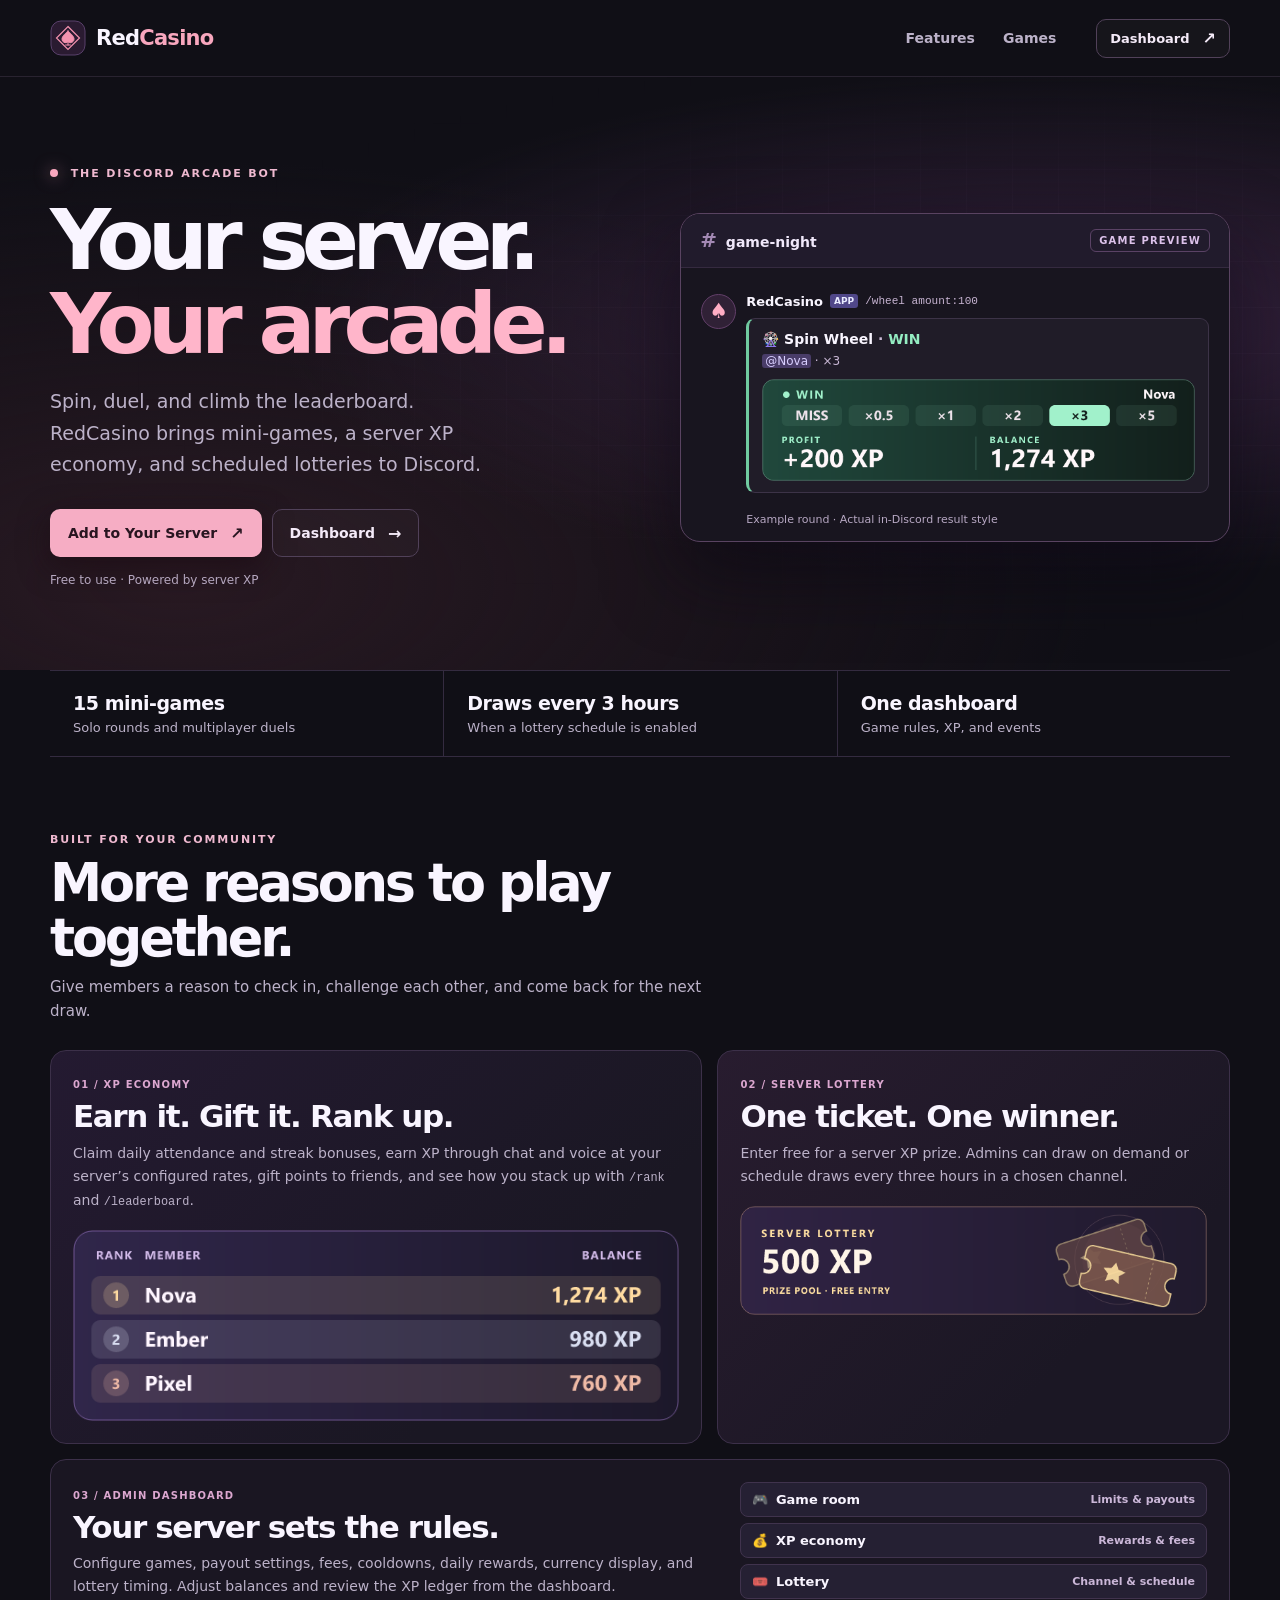
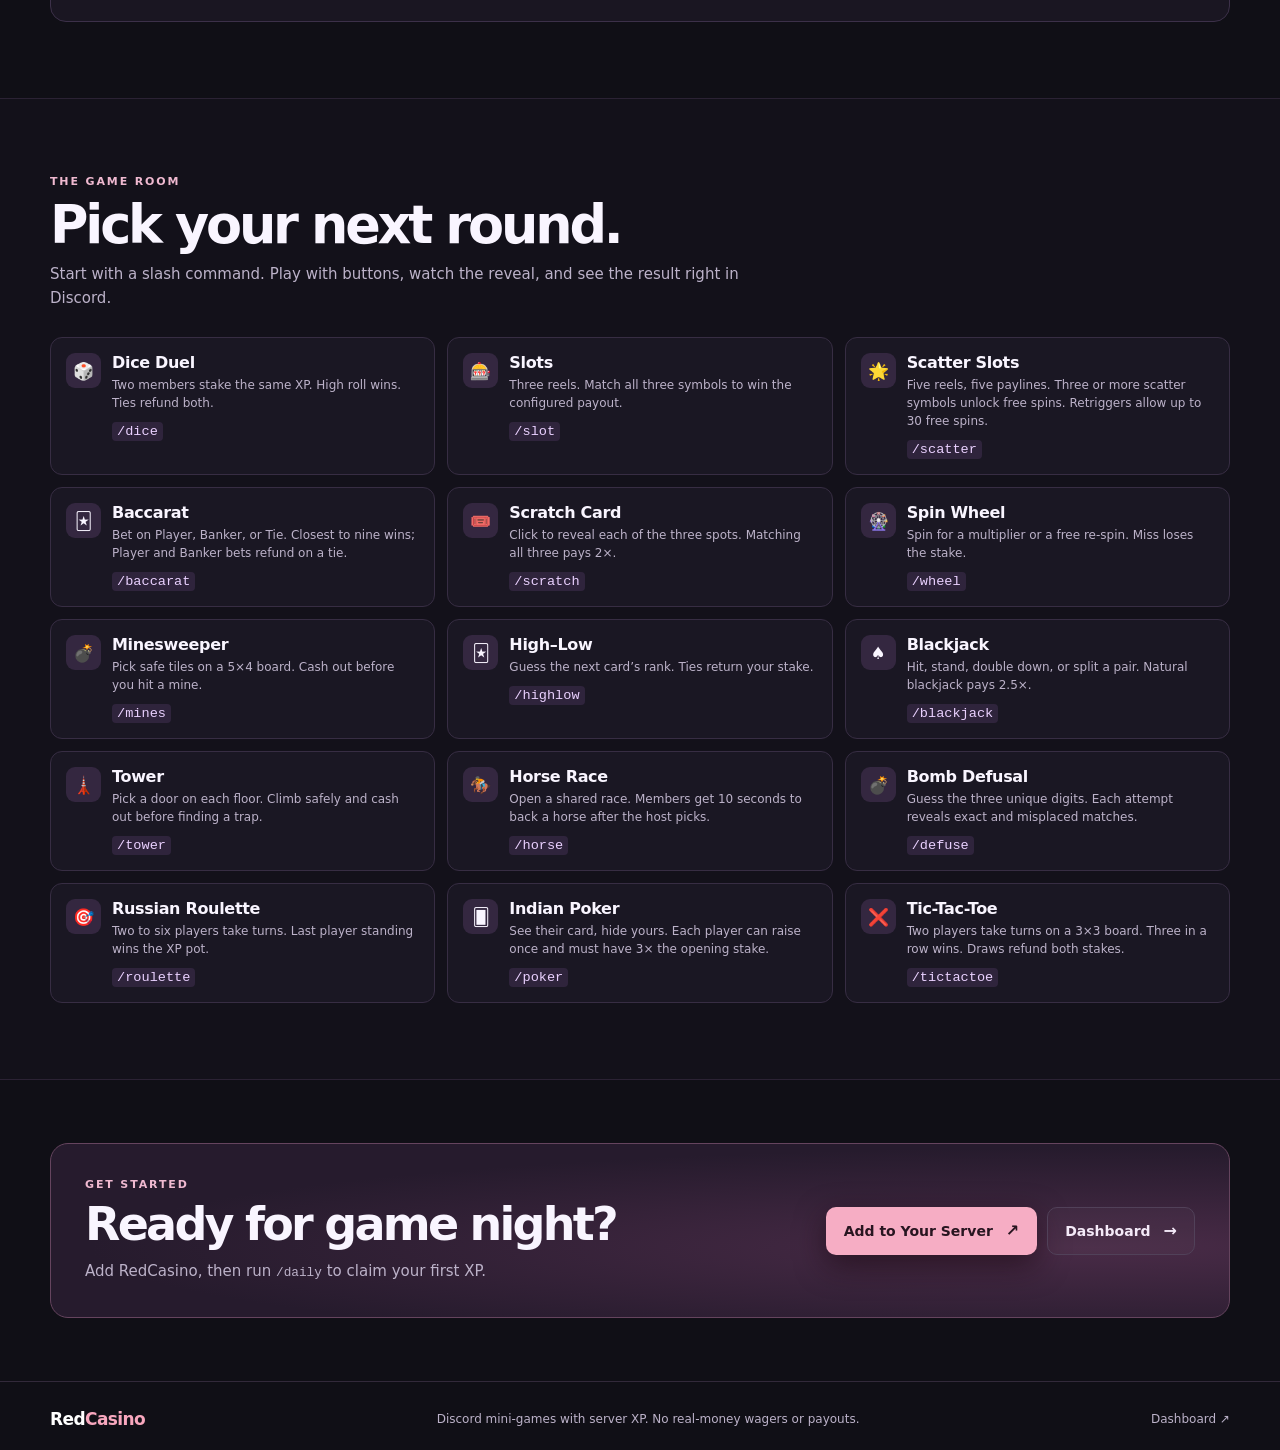
<file: red-casino/index.html>
<!doctype html>
<html lang="en">
<head>
  <meta charset="utf-8">
  <meta name="viewport" content="width=device-width, initial-scale=1">
  <meta name="theme-color" content="#100f16">
  <meta name="description" content="RedCasino brings Discord mini-games, a server XP economy, leaderboards, and scheduled lotteries to your community.">
  <title>RedCasino · Discord Game Bot</title>
  <link rel="stylesheet" href="./landing.css">
</head>
<body>
  <a class="skip-link" href="#main">Skip to content</a>
  <header class="header">
    <div class="wrap nav">
      <a class="brand" href="./" aria-label="RedCasino home">
        <svg class="brand-mark" viewBox="0 0 36 36" aria-hidden="true">
          <rect x="1" y="1" width="34" height="34" rx="10" fill="#2a1b31" stroke="#59406b"/>
          <path d="M18 6.5 29.5 18 18 29.5 6.5 18Z" fill="none" stroke="#f492af" stroke-width="1.2"/>
          <path d="M18 11c-1.9 2.1-6 4.9-6 8.1a3.6 3.6 0 0 0 6 2.7c1.9 1.8 6 .8 6-2.7 0-3.2-4.1-6-6-8.1Zm0 10v4m-2.4 0h4.8" fill="#f492af" stroke="#f492af" stroke-linecap="round"/>
        </svg>
        <span>Red<span class="brand-accent">Casino</span></span>
      </a>
      <nav class="nav-links" aria-label="Main navigation">
        <a href="#features">Features</a>
        <a href="#games">Games</a>
      </nav>
      <a class="button secondary nav-dashboard" href="./dashboard/">Dashboard <span aria-hidden="true">↗</span></a>
    </div>
  </header>

  <main id="main">
    <section class="hero">
      <div class="wrap hero-grid">
        <div class="hero-copy">
          <p class="eyebrow"><span class="status-dot" aria-hidden="true"></span> THE DISCORD ARCADE BOT</p>
          <h1>Your server.<br><span>Your arcade.</span></h1>
          <p class="lede">Spin, duel, and climb the leaderboard. RedCasino brings mini-games, a server XP economy, and scheduled lotteries to Discord.</p>
          <div class="actions">
            <a class="button primary" href="https://discord.com/oauth2/authorize?client_id=1569670765564137573&amp;integration_type=0&amp;scope=bot+applications.commands&amp;permissions=380104854544">Add to Your Server <span aria-hidden="true">↗</span></a>
            <a class="button secondary" href="./dashboard/">Dashboard <span aria-hidden="true">→</span></a>
          </div>
          <p class="note">Free to use · Powered by server XP</p>
        </div>

        <figure class="hero-preview" aria-labelledby="preview-label">
          <div class="preview-top">
            <span><span class="hash" aria-hidden="true">#</span> game-night</span>
            <span id="preview-label" class="preview-tag">GAME PREVIEW</span>
          </div>
          <div class="preview-body">
            <div class="preview-message">
              <span class="avatar" aria-hidden="true">♠</span>
              <div>
                <div class="command-line"><strong>RedCasino</strong> <span class="app-tag">APP</span> <code>/wheel amount:100</code></div>
                <div class="result">
                  <div class="result-title">🎡 Spin Wheel <span>·</span> <span class="result-win">WIN</span></div>
                  <p><span class="mention">@Nova</span> <span>· ×3</span></p>
                  <img src="./preview/wheel.png" width="660" height="199" alt="Spin Wheel result showing a 3× multiplier, a profit of 200 XP, and a balance of 1,274 XP">
                </div>
              </div>
            </div>
          </div>
          <figcaption>Example round · Actual in-Discord result style</figcaption>
        </figure>
      </div>
    </section>

    <div class="summary wrap" aria-label="Highlights">
      <div><strong>15 mini-games</strong><span>Solo rounds and multiplayer duels</span></div>
      <div><strong>Draws every 3 hours</strong><span>When a lottery schedule is enabled</span></div>
      <div><strong>One dashboard</strong><span>Game rules, XP, and events</span></div>
    </div>

    <section class="section wrap" id="features" aria-labelledby="features-title">
      <div class="section-heading">
        <p class="eyebrow">BUILT FOR YOUR COMMUNITY</p>
        <h2 id="features-title">More reasons to play together.</h2>
        <p>Give members a reason to check in, challenge each other, and come back for the next draw.</p>
      </div>
      <div class="features-grid">
        <article class="feature economy">
          <div class="feature-copy">
            <span class="feature-tag">01 / XP ECONOMY</span>
            <h3>Earn it. Gift it. Rank up.</h3>
            <p>Claim daily attendance and streak bonuses, earn XP through chat and voice at your server’s configured rates, gift points to friends, and see how you stack up with <code>/rank</code> and <code>/leaderboard</code>.</p>
          </div>
          <img src="./preview/leaderboard.png" width="660" height="208" loading="lazy" alt="Example leaderboard showing Nova, Ember, and Pixel ranked by XP balance">
        </article>
        <article class="feature lottery">
          <div class="feature-copy">
            <span class="feature-tag">02 / SERVER LOTTERY</span>
            <h3>One ticket. One winner.</h3>
            <p>Enter free for a server XP prize. Admins can draw on demand or schedule draws every three hours in a chosen channel.</p>
          </div>
          <img src="./preview/lottery.png" width="660" height="154" loading="lazy" alt="Example lottery card with a 500 XP prize and free entry">
        </article>
        <article class="feature controls">
          <div class="feature-copy">
            <span class="feature-tag">03 / ADMIN DASHBOARD</span>
            <h3>Your server sets the rules.</h3>
            <p>Configure games, payout settings, fees, cooldowns, daily rewards, currency display, and lottery timing. Adjust balances and review the XP ledger from the dashboard.</p>
          </div>
          <ul class="control-list" aria-label="Dashboard areas">
            <li><span aria-hidden="true">🎮</span> Game room <span>Limits &amp; payouts</span></li>
            <li><span aria-hidden="true">💰</span> XP economy <span>Rewards &amp; fees</span></li>
            <li><span aria-hidden="true">🎟️</span> Lottery <span>Channel &amp; schedule</span></li>
          </ul>
        </article>
      </div>
    </section>

    <section class="section games-section" id="games" aria-labelledby="games-title">
      <div class="wrap">
        <div class="section-heading">
          <p class="eyebrow">THE GAME ROOM</p>
          <h2 id="games-title">Pick your next round.</h2>
          <p>Start with a slash command. Play with buttons, watch the reveal, and see the result right in Discord.</p>
        </div>
        <div class="games-grid">
    <article class="game">
      <span class="game-icon" aria-hidden="true">🎲</span>
      <div><h3>Dice Duel</h3><p>Two members stake the same XP. High roll wins. Ties refund both.</p>
        <code>/dice</code></div>
    </article>
    <article class="game">
      <span class="game-icon" aria-hidden="true">🎰</span>
      <div><h3>Slots</h3><p>Three reels. Match all three symbols to win the configured payout.</p>
        <code>/slot</code></div>
    </article>
    <article class="game">
      <span class="game-icon" aria-hidden="true">🌟</span>
      <div><h3>Scatter Slots</h3><p>Five reels, five paylines. Three or more scatter symbols unlock free spins. Retriggers allow up to 30 free spins.</p>
        <code>/scatter</code></div>
    </article>
    <article class="game">
      <span class="game-icon" aria-hidden="true">🃏</span>
      <div><h3>Baccarat</h3><p>Bet on Player, Banker, or Tie. Closest to nine wins; Player and Banker bets refund on a tie.</p>
        <code>/baccarat</code></div>
    </article>
    <article class="game">
      <span class="game-icon" aria-hidden="true">🎟️</span>
      <div><h3>Scratch Card</h3><p>Click to reveal each of the three spots. Matching all three pays 2×.</p>
        <code>/scratch</code></div>
    </article>
    <article class="game">
      <span class="game-icon" aria-hidden="true">🎡</span>
      <div><h3>Spin Wheel</h3><p>Spin for a multiplier or a free re-spin. Miss loses the stake.</p>
        <code>/wheel</code></div>
    </article>
    <article class="game">
      <span class="game-icon" aria-hidden="true">💣</span>
      <div><h3>Minesweeper</h3><p>Pick safe tiles on a 5×4 board. Cash out before you hit a mine.</p>
        <code>/mines</code></div>
    </article>
    <article class="game">
      <span class="game-icon" aria-hidden="true">🃏</span>
      <div><h3>High–Low</h3><p>Guess the next card’s rank. Ties return your stake.</p>
        <code>/highlow</code></div>
    </article>
    <article class="game">
      <span class="game-icon" aria-hidden="true">♠️</span>
      <div><h3>Blackjack</h3><p>Hit, stand, double down, or split a pair. Natural blackjack pays 2.5×.</p>
        <code>/blackjack</code></div>
    </article>
    <article class="game">
      <span class="game-icon" aria-hidden="true">🗼</span>
      <div><h3>Tower</h3><p>Pick a door on each floor. Climb safely and cash out before finding a trap.</p>
        <code>/tower</code></div>
    </article>
    <article class="game">
      <span class="game-icon" aria-hidden="true">🏇</span>
      <div><h3>Horse Race</h3><p>Open a shared race. Members get 10 seconds to back a horse after the host picks.</p>
        <code>/horse</code></div>
    </article>
    <article class="game">
      <span class="game-icon" aria-hidden="true">💣</span>
      <div><h3>Bomb Defusal</h3><p>Guess the three unique digits. Each attempt reveals exact and misplaced matches.</p>
        <code>/defuse</code></div>
    </article>
    <article class="game">
      <span class="game-icon" aria-hidden="true">🎯</span>
      <div><h3>Russian Roulette</h3><p>Two to six players take turns. Last player standing wins the XP pot.</p>
        <code>/roulette</code></div>
    </article>
    <article class="game">
      <span class="game-icon" aria-hidden="true">🂠</span>
      <div><h3>Indian Poker</h3><p>See their card, hide yours. Each player can raise once and must have 3× the opening stake.</p>
        <code>/poker</code></div>
    </article>
    <article class="game">
      <span class="game-icon" aria-hidden="true">❌</span>
      <div><h3>Tic-Tac-Toe</h3><p>Two players take turns on a 3×3 board. Three in a row wins. Draws refund both stakes.</p>
        <code>/tictactoe</code></div>
    </article></div>
      </div>
    </section>

    <section class="wrap install" id="install" aria-labelledby="install-title">
      <div>
        <p class="eyebrow">GET STARTED</p>
        <h2 id="install-title">Ready for game night?</h2>
        <p>Add RedCasino, then run <code>/daily</code> to claim your first XP.</p>
      </div>
      <div class="actions">
        <a class="button primary" href="https://discord.com/oauth2/authorize?client_id=1569670765564137573&amp;integration_type=0&amp;scope=bot+applications.commands&amp;permissions=380104854544">Add to Your Server <span aria-hidden="true">↗</span></a>
        <a class="button secondary" href="./dashboard/">Dashboard <span aria-hidden="true">→</span></a>
      </div>
    </section>
  </main>

  <footer class="footer">
    <div class="wrap footer-inner">
      <a class="brand" href="./">Red<span class="brand-accent">Casino</span></a>
      <p>Discord mini-games with server XP. No real-money wagers or payouts.</p>
      <a href="./dashboard/">Dashboard <span aria-hidden="true">↗</span></a>
    </div>
  </footer>
</body>
</html>
</file>
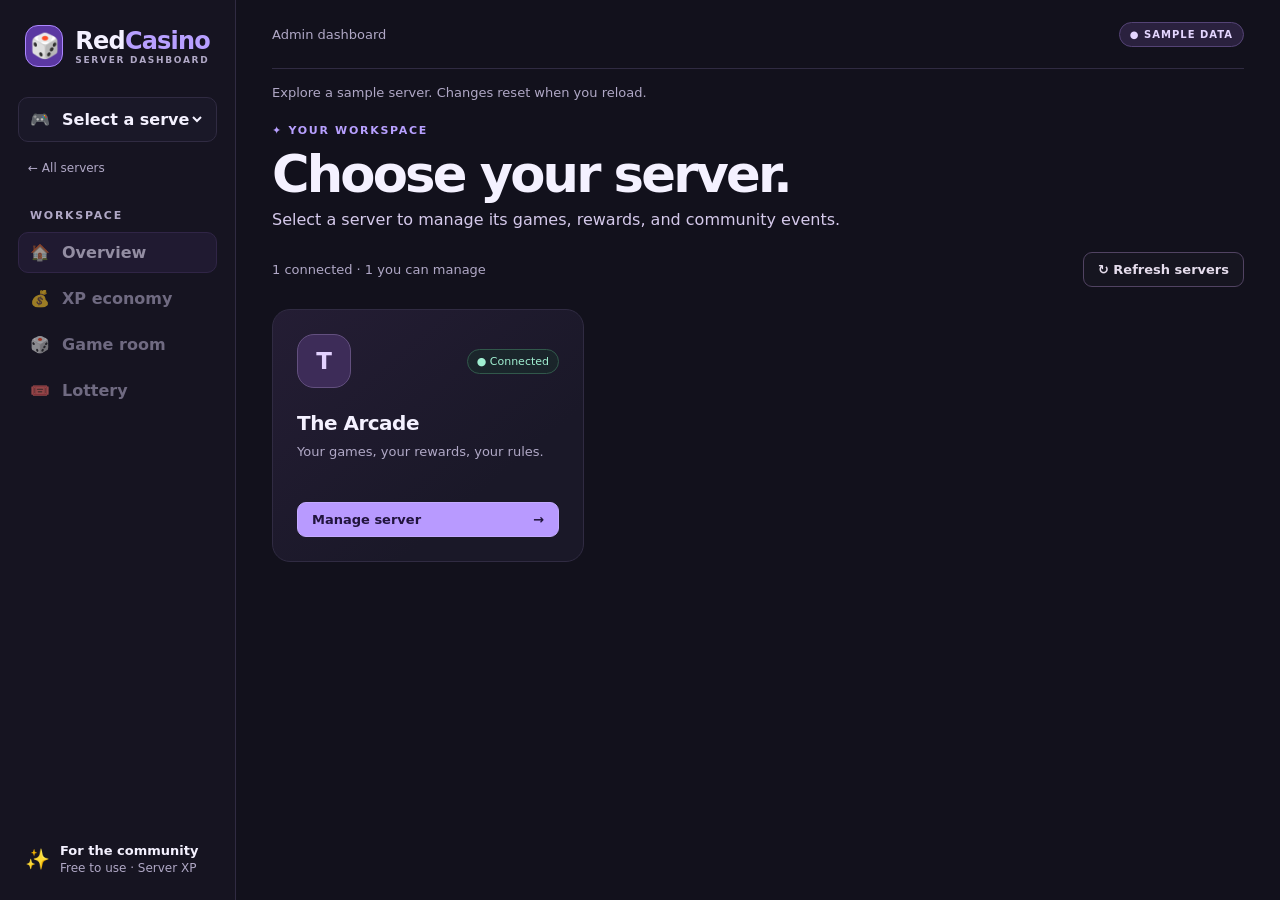
<file: red-casino/dashboard-preview/index.html>
<!doctype html>
<html lang="en" data-preview>
<head>
  <meta charset="utf-8">
  <meta name="viewport" content="width=device-width, initial-scale=1">
  <meta name="theme-color" content="#12111c">
  <title>RedCasino · Dashboard Preview</title>
  <link rel="stylesheet" href="./style.css">
  <script type="module" src="./app.js"></script>
</head>
<body>
  <div class="shell">
    <aside class="sidebar">
      <a class="brand" href="../"><span class="brand-icon" aria-hidden="true">🎲</span><span>Red<span class="accent">Casino</span><small>SERVER DASHBOARD</small></span></a>
      <label class="server"><span aria-hidden="true">🎮</span><select id="guild" aria-label="Discord server" disabled><option>Select a server</option></select></label>
      <button class="server-list-button" type="button" id="servers">← All servers</button>
      <div class="nav-label">WORKSPACE</div>
      <nav aria-label="Dashboard sections">
        <button data-tab="overview" class="selected" type="button"><span aria-hidden="true">🏠</span>Overview</button>
        <button data-tab="economy" type="button"><span aria-hidden="true">💰</span>XP economy</button>
        <button data-tab="games" type="button"><span aria-hidden="true">🎲</span>Game room</button>
        <button data-tab="lottery" type="button"><span aria-hidden="true">🎟️</span>Lottery</button>
      </nav>
      <div class="side-footer"><span>✨</span><div><strong>For the community</strong><small>Free to use · Server XP</small></div></div>
    </aside>
    <main>
      <header class="top"><span id="breadcrumb">Admin dashboard</span><div id="identity"></div></header>
      <p class="preview-note">Explore a sample server. Changes reset when you reload.</p>
      <div id="notice" role="status" aria-live="polite" hidden></div>
      <div id="content"><section class="panel empty"><h1>Loading RedCasino…</h1></section></div>
    </main>
  </div>
</body>
</html>
</file>
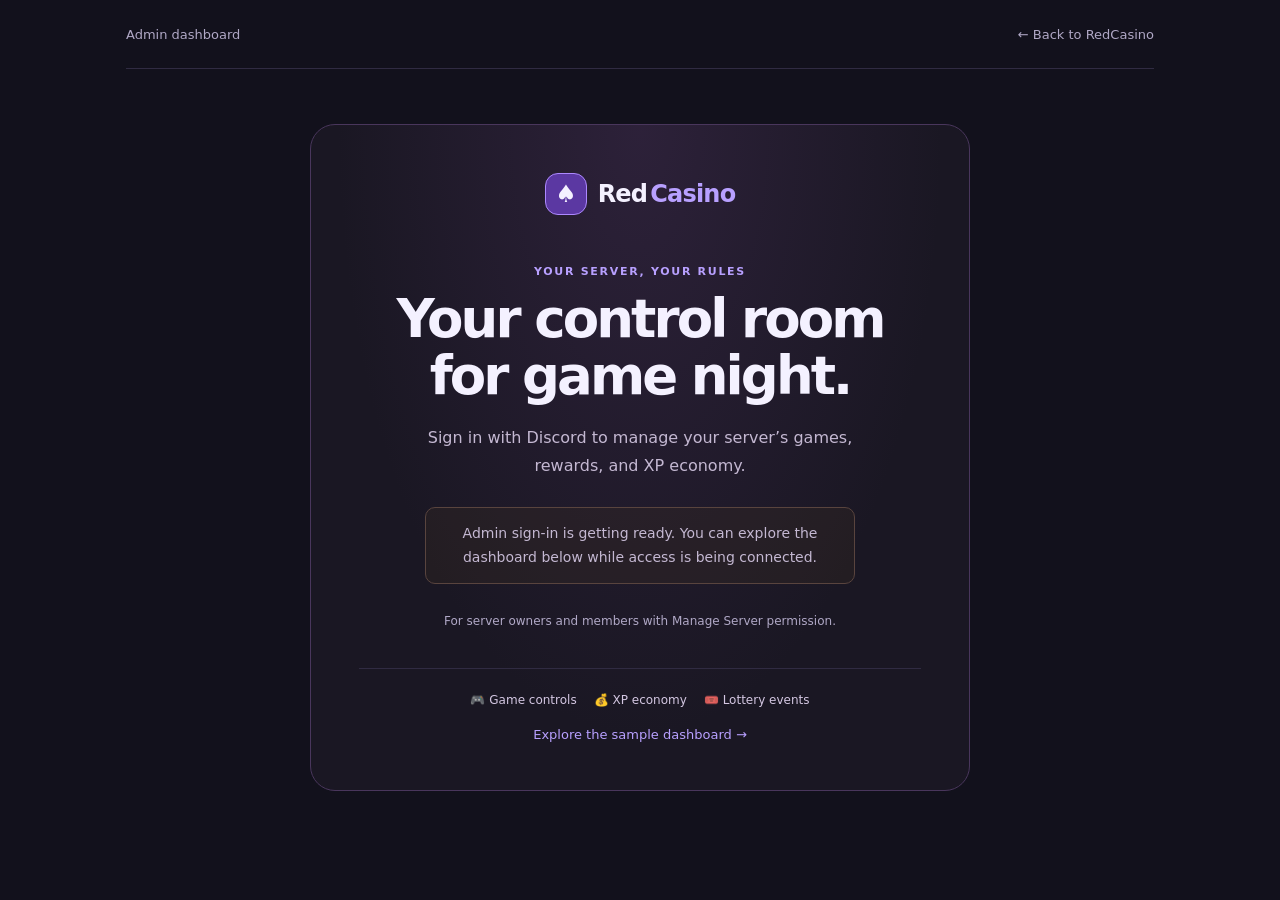
<file: red-casino/dashboard/index.html>
<!doctype html>
<html lang="en">
<head>
  <meta charset="utf-8">
  <meta name="viewport" content="width=device-width, initial-scale=1">
  <meta name="theme-color" content="#12111c">
  <meta name="description" content="Sign in with Discord to manage your RedCasino server, games, rewards, and lottery events.">
  <title>RedCasino · Admin Dashboard</title>
  <link rel="stylesheet" href="./style.css">
</head>
<body class="signed-out">
  <div class="shell">
    <main>
      <header class="top"><span>Admin dashboard</span><a href="../">← Back to RedCasino</a></header>
      <section class="auth-card">
        <a class="brand" href="../"><span class="brand-icon" aria-hidden="true">♠</span>Red<span class="accent">Casino</span></a>
        <p class="eyebrow">YOUR SERVER, YOUR RULES</p>
        <h1>Your control room<br>for game night.</h1>
        <p>Sign in with Discord to manage your server’s games, rewards, and XP economy.</p>
        <p class="access-status">Admin sign-in is getting ready. You can explore the dashboard below while access is being connected.</p>
        <small>For server owners and members with Manage Server permission.</small>
        <div class="auth-features"><span>🎮 Game controls</span><span>💰 XP economy</span><span>🎟️ Lottery events</span></div>
        <div class="access-links"><a href="../dashboard-preview/">Explore the sample dashboard →</a></div>
      </section>
    </main>
  </div>
</body>
</html>
</file>
<file: red-casino/landing.css>
:root {
  color-scheme: dark;
  font-family: -apple-system, BlinkMacSystemFont, "SF Pro Text", "Segoe UI", system-ui, sans-serif;
  background: #100f16;
  color: #f9f5ff;
  --muted: #bcb2c9;
  --line: #342b40;
  --accent: #f8a7be;
  --rose: #ffd1df;
  --green: #94edc2;
}

*, *::before, *::after { box-sizing: border-box; }
body { margin: 0; }
a { color: inherit; text-decoration: none; }
p { margin: 0; }
img { max-width: 100%; display: block; }
code { font-family: ui-monospace, "Cascadia Mono", monospace; font-size: .85em; }
a:focus-visible { outline: 2px solid #fff2fa; outline-offset: 4px; }
.wrap { width: min(1180px, calc(100% - 72px)); margin-inline: auto; }
.skip-link { position: fixed; left: 1rem; top: -6rem; z-index: 5; background: var(--rose); color: #291422; padding: .75rem 1rem; border-radius: .6rem; }
.skip-link:focus { top: 1rem; }

.header { border-bottom: 1px solid #292330; }
.nav { min-height: 76px; display: flex; align-items: center; gap: 40px; }
.brand { display: inline-flex; align-items: center; gap: 10px; font-size: 21px; font-weight: 790; letter-spacing: -.035em; white-space: nowrap; }
.brand-mark { width: 36px; height: 36px; }
.brand-accent { color: var(--accent); }
.nav-links { display: flex; gap: 28px; margin-left: auto; color: var(--muted); font-size: 14px; font-weight: 650; }
.nav-links a:hover, .footer a:hover { color: #fff; }
.button { display: inline-flex; justify-content: center; align-items: center; gap: 13px; min-height: 48px; padding: 10px 17px; border: 1px solid transparent; border-radius: 10px; font-size: 14px; font-weight: 750; white-space: nowrap; }
.button span { font-size: 16px; }
.primary { color: #281520; background: #f6adc4; box-shadow: 0 10px 30px #1b0a12a0; }
.primary:hover { background: #ffd0de; }
.secondary { color: #f4eaf8; border-color: #514159; background: #ffffff06; }
.secondary:hover { background: #3a2b45; }
.nav-dashboard { min-height: 39px; padding: 8px 13px; font-size: 13px; }

.hero {
  position: relative;
  overflow: hidden;
  background: radial-gradient(ellipse at 82% 42%, #37223f 0%, transparent 52%),
    radial-gradient(ellipse at 14% 85%, #281922 0%, transparent 59%), #100f16;
}
.hero::before {
  content: "";
  position: absolute;
  inset: 0;
  pointer-events: none;
  background-image: linear-gradient(#b294c70c 1px, transparent 1px), linear-gradient(90deg, #b294c70c 1px, transparent 1px);
  background-size: 46px 46px;
  mask-image: radial-gradient(ellipse at 78% 45%, black, transparent 65%);
}
.hero-grid { position: relative; display: grid; grid-template-columns: minmax(0, 1.02fr) minmax(0, .98fr); align-items: center; gap: 58px; padding-block: 90px 83px; }
.eyebrow { color: #efb9d0; font-size: 11px; font-weight: 800; letter-spacing: .17em; }
.status-dot { display: inline-block; width: 8px; height: 8px; border-radius: 50%; background: var(--accent); margin-right: 7px; box-shadow: 0 0 16px #f3a0bb90; }
.hero h1 { margin: 19px 0 20px; font-size: clamp(57px, 6.6vw, 95px); font-weight: 790; letter-spacing: -.081em; line-height: .99; }
.hero h1 span { color: #ffb5ca; }
.lede { max-width: 460px; color: var(--muted); font-size: clamp(16px, 1.55vw, 19px); line-height: 1.65; }
.actions { display: flex; flex-wrap: wrap; gap: 10px; margin-top: 29px; }
.note { margin-top: 16px; color: #b5a7bf; font-size: 12px; }

.hero-preview { margin: 0; border: 1px solid #594361; border-radius: 20px; background: #18151f; overflow: hidden; box-shadow: 0 32px 75px #0b0813a0; }
.preview-top { display: flex; align-items: center; justify-content: space-between; gap: 12px; min-height: 54px; padding: 0 19px; color: #f0e8fa; font-size: 14px; font-weight: 700; border-bottom: 1px solid #352a40; background: #211b2c; }
.hash { color: #a389b4; font-size: 20px; margin-right: 4px; }
.preview-tag, .feature-tag { font-size: 10px; font-weight: 780; letter-spacing: .12em; }
.preview-tag { padding: 5px 8px; border: 1px solid #5a4265; border-radius: 6px; color: #dcc2ea; white-space: nowrap; }
.preview-body { padding: 26px 20px 20px; }
.preview-message { display: grid; grid-template-columns: 35px minmax(0, 1fr); gap: 10px; }
.avatar { width: 35px; height: 35px; display: grid; place-items: center; background: #302136; border: 1px solid #623f69; border-radius: 50%; color: #ffadc4; font-size: 21px; }
.command-line { display: flex; flex-wrap: wrap; align-items: center; column-gap: 7px; row-gap: 3px; margin-bottom: 9px; font-size: 13px; }
.command-line code { color: #c7b4d2; white-space: nowrap; }
.app-tag { border-radius: 3px; padding: 2px 4px; color: #e9ebff; background: #504789; font-size: 9px; font-weight: 800; }
.result { padding: 12px 13px 11px; border: 1px solid #3c3347; border-left: 3px solid #70caa0; border-radius: 9px; background: #201c28; }
.result-title { font-size: 14px; font-weight: 750; }
.result-title span, .result p { color: #c9b8d5; }
.result-title .result-win { color: var(--green); }
.result p { margin: 7px 0 11px; font-size: 12px; }
.mention { color: #d9cfff; background: #493c68; border-radius: 3px; padding: 0 3px; }
.result img { width: 100%; height: auto; border-radius: 7px; }
.hero-preview figcaption { color: #b7a8c3; font-size: 11px; padding: 0 20px 15px 65px; }

.summary { display: grid; grid-template-columns: repeat(3, 1fr); border-top: 1px solid var(--line); border-bottom: 1px solid var(--line); }
.summary > div { padding: 21px 23px; display: grid; gap: 6px; }
.summary > div + div { border-left: 1px solid var(--line); }
.summary strong { font-size: 19px; font-weight: 740; letter-spacing: -.025em; }
.summary span { color: var(--muted); font-size: 13px; }
.section { padding-block: 76px; scroll-margin-top: 22px; }
.section-heading { max-width: 690px; margin-bottom: 27px; }
h2 { font-size: clamp(32px, 4.1vw, 53px); margin: 9px 0 10px; letter-spacing: -.06em; line-height: 1.05; font-weight: 770; }
.section-heading > p:last-child, .install p:not(.eyebrow) { color: var(--muted); font-size: 15px; line-height: 1.6; }
.features-grid { display: grid; grid-template-columns: 1.12fr .88fr; gap: 15px; }
.feature { min-width: 0; padding: 22px; border: 1px solid #3c3049; border-radius: 16px; display: grid; gap: 18px; align-content: start; background: #1a1622; }
.economy { background: linear-gradient(135deg, #241a31, #1a1723 72%); }
.lottery { background: linear-gradient(135deg, #281c2f, #1b1724 73%); }
.feature-tag { color: #dca7d0; }
.feature h3 { font-size: clamp(22px, 2.5vw, 31px); letter-spacing: -.044em; margin: 7px 0 7px; line-height: 1.14; }
.feature p { color: var(--muted); font-size: 14px; line-height: 1.65; }
.feature img { width: 100%; height: auto; border-radius: 10px; }
.controls { grid-column: 1 / -1; display: grid; grid-template-columns: 1.15fr .85fr; align-items: center; gap: 35px; }
.control-list { list-style: none; display: grid; gap: 6px; padding: 0; margin: 0; }
.control-list li { display: flex; align-items: center; gap: 8px; padding: 9px 11px; border: 1px solid #40334d; border-radius: 8px; background: #252033; font-size: 13px; font-weight: 700; }
.control-list li span:last-child { margin-left: auto; color: #cbb7d8; font-size: 11px; font-weight: 550; text-align: right; }

.games-section { border-block: 1px solid #2b2234; background: #13111a; }
.games-grid { display: grid; grid-template-columns: repeat(3, minmax(0, 1fr)); gap: 12px; }
.game { display: grid; grid-template-columns: 35px minmax(0, 1fr); gap: 11px; align-items: start; padding: 15px; border: 1px solid #372d43; border-radius: 12px; background: #1a1723; }
.game-icon { display: grid; place-items: center; width: 35px; height: 35px; border-radius: 9px; background: #342740; font-size: 17px; }
.game h3 { margin: 0 0 4px; font-size: 16px; letter-spacing: -.02em; }
.game p { color: var(--muted); font-size: 12px; line-height: 1.5; margin-bottom: 8px; }
.game code { display: inline-block; color: #ead1ff; background: #2f243c; border-radius: 4px; padding: 2px 5px; }
.install { margin-block: 63px; display: flex; align-items: center; justify-content: space-between; gap: 28px; padding: 34px; border: 1px solid #65445e; border-radius: 18px; background: radial-gradient(ellipse at 88% 60%, #492b47, transparent 68%), #261b2d; }
.install h2 { font-size: clamp(30px, 3.8vw, 46px); }
.install .actions { flex-shrink: 0; margin-top: 0; }
.install p.install-note { color: #efbfd8; font-size: 12px; margin-top: 6px; }
.footer { border-top: 1px solid #32293a; }
.footer-inner { min-height: 74px; display: flex; gap: 22px; align-items: center; justify-content: space-between; color: var(--muted); font-size: 12px; }
.footer .brand { display: inline-block; color: #fff; font-size: 17px; }

@media (max-width: 940px) {
  .wrap { width: calc(100% - 48px); }
  .hero-grid { gap: 31px; padding-block: 65px; }
  .hero h1 { font-size: clamp(48px, 7.2vw, 76px); }
  .preview-body { padding: 19px 12px 14px; }
  .preview-top { padding-inline: 13px; }
  .hero-preview figcaption { padding-left: 57px; }
  .install { align-items: flex-start; flex-direction: column; }
}

@media (max-width: 690px) {
  .wrap { width: calc(100% - 32px); }
  .nav { min-height: 62px; gap: 14px; justify-content: space-between; }
  .nav-links { gap: 14px; }
  .hero-grid { grid-template-columns: 1fr; padding-block: 49px 34px; gap: 26px; }
  .hero h1 { font-size: clamp(49px, 12vw, 76px); }
  .hero-preview { max-width: 530px; }
  .summary > div { padding: 15px 7px; }
  .summary strong { font-size: 13px; }
  .summary span { font-size: 11px; line-height: 1.4; }
  .section { padding-block: 54px; }
  .features-grid, .controls { grid-template-columns: 1fr; gap: 12px; }
  .feature { padding: 17px; }
  .games-grid { grid-template-columns: repeat(2, minmax(0, 1fr)); gap: 8px; }
  .game { grid-template-columns: 1fr; gap: 7px; padding: 11px; }
  .install { padding: 22px; margin-block: 40px; }
  .footer-inner { flex-wrap: wrap; gap: 12px; padding-block: 18px; }
}

@media (max-width: 460px) {
  .nav-links { display: none; }
  .hero .button { padding-inline: 11px; font-size: 13px; }
  .preview-message { grid-template-columns: 28px minmax(0, 1fr); }
  .avatar { width: 28px; height: 28px; font-size: 17px; }
  .hero-preview figcaption { padding-left: 50px; }
}
</file>
<file: red-casino/dashboard-preview/style.css>
:root {
  color-scheme: dark;
  font-family: -apple-system, BlinkMacSystemFont, "SF Pro Text", "Segoe UI", system-ui, sans-serif;
  color: #f4f1ff;
  background: #12111c;
  --panel: #1a1828;
  --edge: #302b42;
  --muted: #b0a8c6;
  --violet: #b8a0ff;
  --gold: #ffcc79;
}
* { box-sizing: border-box; }
body { margin: 0; }
button, input, select { font: inherit; }
button, a, select, input[type="checkbox"] { cursor: pointer; }
a { color: inherit; text-decoration: none; }
button:focus-visible, a:focus-visible, input:focus-visible, select:focus-visible, summary:focus-visible {
  outline: 2px solid var(--gold); outline-offset: 3px;
}
button:disabled, select:disabled { opacity: .58; cursor: default; }
.shell { min-height: 100vh; display: grid; grid-template-columns: 236px minmax(0, 1fr); }
.sidebar { display: flex; flex-direction: column; padding: 25px 18px; background: #161421; border-right: 1px solid var(--edge); }
.brand { display: flex; align-items: center; gap: 12px; padding: 0 7px; font-size: 24px; font-weight: 850; letter-spacing: -.8px; }
.brand-icon { display: grid; place-items: center; width: 42px; height: 42px; border: 1px solid #ad88ff; background: #5b38a2; border-radius: 13px; }
.accent { color: var(--violet); }
small { display: block; font-size: 12px; color: var(--muted); }
.brand small { font-size: 9px; font-weight: 750; letter-spacing: 1.7px; }
.server { display: flex; align-items: center; gap: 8px; margin: 30px 0 31px; padding: 0 11px; min-height: 45px; border: 1px solid var(--edge); background: var(--panel); border-radius: 10px; }
.server select { border: none; flex: 1; min-width: 0; padding: 10px 0; background: transparent; color: inherit; font-weight: 600; }
.server option { background: var(--panel); }
.server-list-button { margin: -18px 0 28px; padding: 6px 10px; border: 0; background: none; color: var(--muted); text-align: left; font-size: 12px; }
.server-list-button:hover { color: #fff; }
.nav-label, .eyebrow { color: var(--violet); font-size: 11px; font-weight: 800; letter-spacing: 1.7px; }
.nav-label { margin: 0 12px 10px; color: var(--muted); }
nav { display: grid; gap: 5px; }
nav button { display: flex; gap: 11px; align-items: center; background: transparent; color: var(--muted); border: 1px solid transparent; border-radius: 10px; padding: 10px 11px; text-align: left; font-weight: 650; }
nav button:hover:not(:disabled), nav .selected { background: #28203e; color: #eee5ff; border-color: #433261; }
nav span { min-width: 21px; }
.side-footer { display: flex; gap: 10px; align-items: center; margin-top: auto; padding: 16px 7px 0; font-size: 13px; }
.side-footer span { font-size: 20px; }
.side-footer small { margin-top: 3px; }
main { width: 100%; max-width: 1530px; padding: 0 36px 36px; margin: 0 auto; }
.top { min-height: 69px; display: flex; align-items: center; justify-content: space-between; gap: 12px; color: var(--muted); font-size: 13px; border-bottom: 1px solid var(--edge); }
.badge { color: #e4d6ff; border: 1px solid #544375; background: #2a213e; padding: 6px 10px; border-radius: 20px; font-size: 10px; font-weight: 800; letter-spacing: 1px; }
#identity { display: flex; align-items: center; gap: 10px; }
#logout { border: 1px solid var(--edge); color: inherit; background: var(--panel); border-radius: 8px; padding: 7px 10px; }
#notice { padding: 11px 14px; margin-top: 16px; background: #173331; color: #a9f7dc; border-radius: 8px; }
#notice.error { background: #3c2534; color: #ffd1dc; }
.preview-note { margin: 16px 0 0; color: var(--muted); font-size: 13px; }
#content { padding-top: 24px; }
.hero { position: relative; overflow: hidden; isolation: isolate; display: flex; justify-content: space-between; align-items: center; min-height: 219px; padding: 29px 35px; border: 1px solid #5e4589; border-radius: 19px; background: radial-gradient(ellipse at 86% 40%, #52338a, transparent 51%), linear-gradient(105deg, #27203b, #231837); }
.hero h1, .page-title h1 { font-size: clamp(31px, 4vw, 52px); letter-spacing: -.055em; margin: 7px 0 9px; line-height: 1.06; }
.hero p:not(.eyebrow), .page-title p:not(.eyebrow) { color: #d5c9eb; margin: 0 0 19px; }
.hero .eyebrow, .page-title .eyebrow { margin: 0 0 10px; }
.hero-art { display: grid; place-items: center; flex: 0 0 210px; height: 142px; font-size: 93px; transform: rotate(-12deg); border-radius: 50%; border: 1px solid #9463d0; margin: 0 3.5% 0 16px; box-shadow: 0 0 0 19px #a06be224, 0 0 0 40px #a06be215; text-shadow: 0 12px 25px #170d31; }
.primary { display: inline-flex; align-items: center; gap: 8px; justify-content: center; border: 1px solid #c3aaff; border-radius: 9px; background: #b89aff; color: #21143d; padding: 9px 14px; font-weight: 800; font-size: 13px; }
.primary:hover { background: #ccb5ff; }
.secondary { display: inline-flex; align-items: center; justify-content: center; gap: 8px; padding: 9px 14px; border: 1px solid #514362; border-radius: 9px; background: #ffffff04; color: #e5dcec; font-size: 13px; font-weight: 650; }
.secondary:hover { background: #2a233a; }
.servers-toolbar { display: flex; align-items: center; justify-content: space-between; gap: 16px; margin: 22px 0; color: var(--muted); font-size: 13px; }
.servers-grid { display: grid; grid-template-columns: repeat(auto-fill, minmax(min(270px, 100%), 1fr)); gap: 18px; }
.server-card { padding: 24px; border: 1px solid var(--edge); border-radius: 18px; background: linear-gradient(140deg, #241d34, #1a1828 70%); }
.server-card-top { display: flex; align-items: center; justify-content: space-between; gap: 10px; }
.server-avatar { display: grid; place-items: center; width: 54px; height: 54px; border: 1px solid #63507f; border-radius: 17px; color: #e3d2ff; background: #3d2c58; font-size: 23px; font-weight: 800; }
.connection { padding: 5px 9px; border: 1px solid #4d4059; border-radius: 20px; color: var(--muted); font-size: 11px; }
.connection.connected { color: #a0efd1; border-color: #31584b; background: #18372b66; }
.server-card h2 { margin: 23px 0 7px; font-size: 20px; letter-spacing: -.5px; overflow-wrap: anywhere; }
.server-card p { min-height: 38px; margin: 0 0 22px; color: var(--muted); font-size: 13px; line-height: 1.5; }
.server-card > .primary, .server-card > .secondary { width: 100%; justify-content: space-between; }
.signed-out .shell { display: block; }
.signed-out .sidebar { display: none; }
.signed-out main { max-width: 1100px; }
.auth-card { max-width: 660px; margin: 55px auto; padding: 48px; border: 1px solid #49365c; border-radius: 25px; text-align: center; background: radial-gradient(ellipse at 50% 0, #49305b66, transparent 65%), #1a1723; }
.auth-card .brand { display: inline-flex; padding: 0; gap: 3px; margin-bottom: 39px; }
.auth-card .brand-icon { margin-right: 8px; }
.auth-card h1 { margin: 12px 0 20px; font-size: clamp(36px, 5vw, 53px); letter-spacing: -.055em; line-height: 1.08; }
.auth-card > p:not(.eyebrow) { margin: 0 auto 28px; max-width: 430px; color: #c4b8d2; line-height: 1.7; }
.discord-signin { min-height: 49px; width: 100%; max-width: 350px; padding-inline: 20px; margin-bottom: 17px; }
.discord-signin span { margin-left: auto; }
.auth-card small { line-height: 1.6; }
.auth-features { display: flex; flex-wrap: wrap; justify-content: center; gap: 17px; margin-top: 36px; padding-top: 24px; border-top: 1px solid var(--edge); color: #d4c7e2; font-size: 12px; }
.access-status { margin: 20px 0; padding: 14px; border: 1px solid #59443e; border-radius: 10px; color: #f1d6ab; background: #382b2255; font-size: 14px; line-height: 1.6; }
.access-links { display: flex; justify-content: center; gap: 15px; margin-top: 20px; font-size: 13px; color: var(--violet); }
.stats { display: grid; grid-template-columns: repeat(4, minmax(0, 1fr)); gap: 15px; margin: 18px 0; }
.stat, .panel { border: 1px solid var(--edge); background: var(--panel); border-radius: 15px; }
.stat { display: grid; grid-template-columns: auto minmax(0, 1fr); align-items: center; gap: 4px 11px; padding: 15px; color: var(--muted); font-size: 12px; font-weight: 650; }
.stat .tile { grid-row: span 2; }
.stat strong { font-size: 23px; color: #f4f1ff; font-variant-numeric: tabular-nums; overflow-wrap: anywhere; }
.tile { display: grid; place-items: center; width: 36px; height: 36px; border-radius: 10px; font-size: 17px; }
.purple { background: #32244d; }
.gold { background: #3a2d29; }
.rose { background: #3d2438; color: #ffacc2; }
.green { background: #203a38; color: #8ce9c8; }
.split { display: grid; grid-template-columns: 1fr 1fr; gap: 18px; }
.panel { padding: 19px; }
form.panel + form.panel { margin-top: 15px; }
.rewards-guide { display: flex; flex-wrap: wrap; gap: 15px; align-items: center; margin: 15px 0; padding: 15px; border: 1px solid #57436f; border-radius: 12px; background: #31244266; }
.rewards-guide > div { flex: 1 1 270px; }
.rewards-guide strong { font-size: 14px; }
.rewards-guide p { margin: 6px 0 0; color: var(--muted); font-size: 13px; line-height: 1.5; }
.primary.danger { background: #f18ba1; color: #34131c; }
.section-title { display: flex; align-items: flex-start; gap: 11px; margin-bottom: 15px; }
.section-title > span { display: grid; place-items: center; width: 39px; height: 39px; flex: 0 0 39px; border-radius: 11px; background: #2b223f; font-size: 19px; }
.section-title h2 { margin: 0; font-size: 16px; }
.section-title p, .muted, .form-footer span { color: var(--muted); font-size: 13px; margin: 4px 0 0; line-height: 1.4; }
.rank-row, .activity-row { display: grid; gap: 10px; align-items: center; border-top: 1px solid #292538; padding: 8px 1px; font-size: 13px; min-height: 43px; }
.rank-row { grid-template-columns: 22px 27px minmax(0, 1fr) auto; }
.activity-row { grid-template-columns: 30px minmax(0, 1fr) auto; }
.activity-row .tile { width: 29px; height: 29px; border-radius: 8px; }
.rank-row strong, .activity-row strong, .activity-row small { display: block; overflow: hidden; text-overflow: ellipsis; white-space: nowrap; }
.position { text-align: center; }
.avatar { display: grid; place-items: center; width: 27px; height: 27px; border-radius: 9px; background: #34274d; color: #e7d9ff; font-size: 12px; font-weight: 800; }
.amount { font-variant-numeric: tabular-nums; color: var(--gold); font-weight: 700; }
.positive { color: #8be8c7; }
.negative { color: #ffaac2; }
.page-title { margin-bottom: 23px; }
.fields { display: grid; grid-template-columns: repeat(auto-fit, minmax(138px, 1fr)); gap: 12px; margin: 12px 0 20px; }
.fields label { display: grid; gap: 6px; font-size: 12px; font-weight: 650; color: var(--muted); }
.fields input, .fields select { width: 100%; min-width: 0; padding: 8px 10px; border: 1px solid #443957; border-radius: 8px; background: #15131f; color: #f4f1ff; }
.fields input { cursor: text; }
.currency-preview { display: grid; gap: 6px; align-content: start; min-width: 0; color: var(--muted); font-size: 12px; font-weight: 650; }
.currency-preview output { padding: 8px 10px; border: 1px solid #51416e; border-radius: 8px; color: #dbc5ff; background: #28203e; overflow-wrap: anywhere; }
.form-footer { display: flex; align-items: center; justify-content: space-between; gap: 12px; border-top: 1px solid var(--edge); padding-top: 14px; margin-top: 16px; }
.game-grid { display: grid; grid-template-columns: repeat(2, minmax(0, 1fr)); gap: 15px; align-items: start; }
.game-top { display: flex; align-items: flex-start; justify-content: space-between; gap: 10px; }
.game-top .section-title { margin-bottom: 8px; }
.switch { display: inline-flex; align-items: center; gap: 5px; color: #e0d6f2; font-size: 12px; white-space: nowrap; }
.switch input { accent-color: #b89aff; }
.command { display: inline-block; padding: 3px 8px; border-radius: 6px; background: #2c2441; color: var(--violet); font: 12px ui-monospace, monospace; }
.game .fields { margin-bottom: 0; }
.game-channels { margin: 18px 0 0; padding: 0; border: 0; min-width: 0; }
.game-channels legend { margin-bottom: 8px; color: #e0d6f2; font-size: 12px; font-weight: 650; }
.game-channels details { border: 1px solid #443957; border-radius: 9px; background: #15131f; overflow: hidden; }
details.game-channels { margin-bottom: 18px; border: 1px solid #443957; border-radius: 9px; background: #15131f; overflow: hidden; }
.game-channels summary { display: flex; align-items: center; justify-content: space-between; gap: 10px; padding: 11px 12px; cursor: pointer; color: #dbc5ff; font-size: 13px; list-style: none; }
.game-channels summary::after { content: '⌄'; color: var(--muted); }
.game-channels summary::-webkit-details-marker { display: none; }
.game-channels summary span { overflow-wrap: anywhere; }
.channel-options { max-height: 185px; overflow-y: auto; padding: 5px 7px 8px; border-top: 1px solid var(--edge); }
.channel-options label { display: flex; align-items: center; gap: 9px; padding: 8px 5px; color: #e0d6f2; font-size: 13px; cursor: pointer; overflow-wrap: anywhere; }
.channel-options label:hover { background: #28203e; border-radius: 6px; }
.channel-options input { accent-color: #b89aff; }
.game-channels > p { margin-top: 8px; font-size: 12px; }
.game-limits { grid-template-columns: repeat(3, minmax(0, 1fr)); }
.wheel { margin-top: 15px; }
.wheel .fields { grid-template-columns: repeat(4, minmax(0, 1fr)); }
.save-panel { margin-top: 15px; }
.leaderboard-settings { margin-bottom: 18px; }
.save-panel .form-footer { border: 0; padding: 0; margin: 0; }
.empty { padding: 30px; }
.empty h1 { margin: 0 0 7px; }
.empty p { color: var(--muted); }
@media (max-width: 1000px) {
  .shell { grid-template-columns: 188px minmax(0, 1fr); }
  main { padding-inline: 20px; }
  .stats { grid-template-columns: repeat(2, minmax(0, 1fr)); }
  .hero-art { flex-basis: 130px; height: 108px; font-size: 65px; }
  .split { gap: 12px; }
}
@media (max-width: 760px) {
  .shell { display: block; }
  .sidebar { padding: 14px; border: 0; border-bottom: 1px solid var(--edge); }
  .brand { font-size: 20px; }
  .brand-icon { width: 34px; height: 34px; }
  .server { margin: 12px 0; min-height: 36px; }
  .server-list-button { margin: 0 0 8px; }
  .auth-card { padding: 30px 21px; margin: 24px auto; }
  .servers-toolbar { align-items: flex-start; }
  .nav-label, .side-footer { display: none; }
  nav { display: flex; flex-wrap: wrap; gap: 4px; }
  nav button { padding: 5px 7px; font-size: 12px; gap: 3px; }
  nav span { min-width: auto; }
  main { padding-inline: 14px; }
  .top { min-height: 48px; }
  #content { padding-top: 14px; }
  .hero { min-height: 0; padding: 23px 18px; }
  .hero-art { display: none; }
  .split, .game-grid { grid-template-columns: 1fr; }
  .stat strong { font-size: 19px; }
  .stats { gap: 8px; margin: 12px 0; }
  .stat { padding: 10px; gap: 2px 6px; }
}
</file>
<file: red-casino/dashboard/style.css>
:root {
  color-scheme: dark;
  font-family: -apple-system, BlinkMacSystemFont, "SF Pro Text", "Segoe UI", system-ui, sans-serif;
  color: #f4f1ff;
  background: #12111c;
  --panel: #1a1828;
  --edge: #302b42;
  --muted: #b0a8c6;
  --violet: #b8a0ff;
  --gold: #ffcc79;
}
* { box-sizing: border-box; }
body { margin: 0; }
button, input, select { font: inherit; }
button, a, select, input[type="checkbox"] { cursor: pointer; }
a { color: inherit; text-decoration: none; }
button:focus-visible, a:focus-visible, input:focus-visible, select:focus-visible, summary:focus-visible {
  outline: 2px solid var(--gold); outline-offset: 3px;
}
button:disabled, select:disabled { opacity: .58; cursor: default; }
.shell { min-height: 100vh; display: grid; grid-template-columns: 236px minmax(0, 1fr); }
.sidebar { display: flex; flex-direction: column; padding: 25px 18px; background: #161421; border-right: 1px solid var(--edge); }
.brand { display: flex; align-items: center; gap: 12px; padding: 0 7px; font-size: 24px; font-weight: 850; letter-spacing: -.8px; }
.brand-icon { display: grid; place-items: center; width: 42px; height: 42px; border: 1px solid #ad88ff; background: #5b38a2; border-radius: 13px; }
.accent { color: var(--violet); }
small { display: block; font-size: 12px; color: var(--muted); }
.brand small { font-size: 9px; font-weight: 750; letter-spacing: 1.7px; }
.server { display: flex; align-items: center; gap: 8px; margin: 30px 0 31px; padding: 0 11px; min-height: 45px; border: 1px solid var(--edge); background: var(--panel); border-radius: 10px; }
.server select { border: none; flex: 1; min-width: 0; padding: 10px 0; background: transparent; color: inherit; font-weight: 600; }
.server option { background: var(--panel); }
.server-list-button { margin: -18px 0 28px; padding: 6px 10px; border: 0; background: none; color: var(--muted); text-align: left; font-size: 12px; }
.server-list-button:hover { color: #fff; }
.nav-label, .eyebrow { color: var(--violet); font-size: 11px; font-weight: 800; letter-spacing: 1.7px; }
.nav-label { margin: 0 12px 10px; color: var(--muted); }
nav { display: grid; gap: 5px; }
nav button { display: flex; gap: 11px; align-items: center; background: transparent; color: var(--muted); border: 1px solid transparent; border-radius: 10px; padding: 10px 11px; text-align: left; font-weight: 650; }
nav button:hover:not(:disabled), nav .selected { background: #28203e; color: #eee5ff; border-color: #433261; }
nav span { min-width: 21px; }
.side-footer { display: flex; gap: 10px; align-items: center; margin-top: auto; padding: 16px 7px 0; font-size: 13px; }
.side-footer span { font-size: 20px; }
.side-footer small { margin-top: 3px; }
main { width: 100%; max-width: 1530px; padding: 0 36px 36px; margin: 0 auto; }
.top { min-height: 69px; display: flex; align-items: center; justify-content: space-between; gap: 12px; color: var(--muted); font-size: 13px; border-bottom: 1px solid var(--edge); }
.badge { color: #e4d6ff; border: 1px solid #544375; background: #2a213e; padding: 6px 10px; border-radius: 20px; font-size: 10px; font-weight: 800; letter-spacing: 1px; }
#identity { display: flex; align-items: center; gap: 10px; }
#logout { border: 1px solid var(--edge); color: inherit; background: var(--panel); border-radius: 8px; padding: 7px 10px; }
#notice { padding: 11px 14px; margin-top: 16px; background: #173331; color: #a9f7dc; border-radius: 8px; }
#notice.error { background: #3c2534; color: #ffd1dc; }
.preview-note { margin: 16px 0 0; color: var(--muted); font-size: 13px; }
#content { padding-top: 24px; }
.hero { position: relative; overflow: hidden; isolation: isolate; display: flex; justify-content: space-between; align-items: center; min-height: 219px; padding: 29px 35px; border: 1px solid #5e4589; border-radius: 19px; background: radial-gradient(ellipse at 86% 40%, #52338a, transparent 51%), linear-gradient(105deg, #27203b, #231837); }
.hero h1, .page-title h1 { font-size: clamp(31px, 4vw, 52px); letter-spacing: -.055em; margin: 7px 0 9px; line-height: 1.06; }
.hero p:not(.eyebrow), .page-title p:not(.eyebrow) { color: #d5c9eb; margin: 0 0 19px; }
.hero .eyebrow, .page-title .eyebrow { margin: 0 0 10px; }
.hero-art { display: grid; place-items: center; flex: 0 0 210px; height: 142px; font-size: 93px; transform: rotate(-12deg); border-radius: 50%; border: 1px solid #9463d0; margin: 0 3.5% 0 16px; box-shadow: 0 0 0 19px #a06be224, 0 0 0 40px #a06be215; text-shadow: 0 12px 25px #170d31; }
.primary { display: inline-flex; align-items: center; gap: 8px; justify-content: center; border: 1px solid #c3aaff; border-radius: 9px; background: #b89aff; color: #21143d; padding: 9px 14px; font-weight: 800; font-size: 13px; }
.primary:hover { background: #ccb5ff; }
.secondary { display: inline-flex; align-items: center; justify-content: center; gap: 8px; padding: 9px 14px; border: 1px solid #514362; border-radius: 9px; background: #ffffff04; color: #e5dcec; font-size: 13px; font-weight: 650; }
.secondary:hover { background: #2a233a; }
.servers-toolbar { display: flex; align-items: center; justify-content: space-between; gap: 16px; margin: 22px 0; color: var(--muted); font-size: 13px; }
.servers-grid { display: grid; grid-template-columns: repeat(auto-fill, minmax(min(270px, 100%), 1fr)); gap: 18px; }
.server-card { padding: 24px; border: 1px solid var(--edge); border-radius: 18px; background: linear-gradient(140deg, #241d34, #1a1828 70%); }
.server-card-top { display: flex; align-items: center; justify-content: space-between; gap: 10px; }
.server-avatar { display: grid; place-items: center; width: 54px; height: 54px; border: 1px solid #63507f; border-radius: 17px; color: #e3d2ff; background: #3d2c58; font-size: 23px; font-weight: 800; }
.connection { padding: 5px 9px; border: 1px solid #4d4059; border-radius: 20px; color: var(--muted); font-size: 11px; }
.connection.connected { color: #a0efd1; border-color: #31584b; background: #18372b66; }
.server-card h2 { margin: 23px 0 7px; font-size: 20px; letter-spacing: -.5px; overflow-wrap: anywhere; }
.server-card p { min-height: 38px; margin: 0 0 22px; color: var(--muted); font-size: 13px; line-height: 1.5; }
.server-card > .primary, .server-card > .secondary { width: 100%; justify-content: space-between; }
.signed-out .shell { display: block; }
.signed-out .sidebar { display: none; }
.signed-out main { max-width: 1100px; }
.auth-card { max-width: 660px; margin: 55px auto; padding: 48px; border: 1px solid #49365c; border-radius: 25px; text-align: center; background: radial-gradient(ellipse at 50% 0, #49305b66, transparent 65%), #1a1723; }
.auth-card .brand { display: inline-flex; padding: 0; gap: 3px; margin-bottom: 39px; }
.auth-card .brand-icon { margin-right: 8px; }
.auth-card h1 { margin: 12px 0 20px; font-size: clamp(36px, 5vw, 53px); letter-spacing: -.055em; line-height: 1.08; }
.auth-card > p:not(.eyebrow) { margin: 0 auto 28px; max-width: 430px; color: #c4b8d2; line-height: 1.7; }
.discord-signin { min-height: 49px; width: 100%; max-width: 350px; padding-inline: 20px; margin-bottom: 17px; }
.discord-signin span { margin-left: auto; }
.auth-card small { line-height: 1.6; }
.auth-features { display: flex; flex-wrap: wrap; justify-content: center; gap: 17px; margin-top: 36px; padding-top: 24px; border-top: 1px solid var(--edge); color: #d4c7e2; font-size: 12px; }
.access-status { margin: 20px 0; padding: 14px; border: 1px solid #59443e; border-radius: 10px; color: #f1d6ab; background: #382b2255; font-size: 14px; line-height: 1.6; }
.access-links { display: flex; justify-content: center; gap: 15px; margin-top: 20px; font-size: 13px; color: var(--violet); }
.stats { display: grid; grid-template-columns: repeat(4, minmax(0, 1fr)); gap: 15px; margin: 18px 0; }
.stat, .panel { border: 1px solid var(--edge); background: var(--panel); border-radius: 15px; }
.stat { display: grid; grid-template-columns: auto minmax(0, 1fr); align-items: center; gap: 4px 11px; padding: 15px; color: var(--muted); font-size: 12px; font-weight: 650; }
.stat .tile { grid-row: span 2; }
.stat strong { font-size: 23px; color: #f4f1ff; font-variant-numeric: tabular-nums; overflow-wrap: anywhere; }
.tile { display: grid; place-items: center; width: 36px; height: 36px; border-radius: 10px; font-size: 17px; }
.purple { background: #32244d; }
.gold { background: #3a2d29; }
.rose { background: #3d2438; color: #ffacc2; }
.green { background: #203a38; color: #8ce9c8; }
.split { display: grid; grid-template-columns: 1fr 1fr; gap: 18px; }
.panel { padding: 19px; }
form.panel + form.panel { margin-top: 15px; }
.rewards-guide { display: flex; flex-wrap: wrap; gap: 15px; align-items: center; margin: 15px 0; padding: 15px; border: 1px solid #57436f; border-radius: 12px; background: #31244266; }
.rewards-guide > div { flex: 1 1 270px; }
.rewards-guide strong { font-size: 14px; }
.rewards-guide p { margin: 6px 0 0; color: var(--muted); font-size: 13px; line-height: 1.5; }
.primary.danger { background: #f18ba1; color: #34131c; }
.section-title { display: flex; align-items: flex-start; gap: 11px; margin-bottom: 15px; }
.section-title > span { display: grid; place-items: center; width: 39px; height: 39px; flex: 0 0 39px; border-radius: 11px; background: #2b223f; font-size: 19px; }
.section-title h2 { margin: 0; font-size: 16px; }
.section-title p, .muted, .form-footer span { color: var(--muted); font-size: 13px; margin: 4px 0 0; line-height: 1.4; }
.rank-row, .activity-row { display: grid; gap: 10px; align-items: center; border-top: 1px solid #292538; padding: 8px 1px; font-size: 13px; min-height: 43px; }
.rank-row { grid-template-columns: 22px 27px minmax(0, 1fr) auto; }
.activity-row { grid-template-columns: 30px minmax(0, 1fr) auto; }
.activity-row .tile { width: 29px; height: 29px; border-radius: 8px; }
.rank-row strong, .activity-row strong, .activity-row small { display: block; overflow: hidden; text-overflow: ellipsis; white-space: nowrap; }
.position { text-align: center; }
.avatar { display: grid; place-items: center; width: 27px; height: 27px; border-radius: 9px; background: #34274d; color: #e7d9ff; font-size: 12px; font-weight: 800; }
.amount { font-variant-numeric: tabular-nums; color: var(--gold); font-weight: 700; }
.positive { color: #8be8c7; }
.negative { color: #ffaac2; }
.page-title { margin-bottom: 23px; }
.fields { display: grid; grid-template-columns: repeat(auto-fit, minmax(138px, 1fr)); gap: 12px; margin: 12px 0 20px; }
.fields label { display: grid; gap: 6px; font-size: 12px; font-weight: 650; color: var(--muted); }
.fields input, .fields select { width: 100%; min-width: 0; padding: 8px 10px; border: 1px solid #443957; border-radius: 8px; background: #15131f; color: #f4f1ff; }
.fields input { cursor: text; }
.currency-preview { display: grid; gap: 6px; align-content: start; min-width: 0; color: var(--muted); font-size: 12px; font-weight: 650; }
.currency-preview output { padding: 8px 10px; border: 1px solid #51416e; border-radius: 8px; color: #dbc5ff; background: #28203e; overflow-wrap: anywhere; }
.form-footer { display: flex; align-items: center; justify-content: space-between; gap: 12px; border-top: 1px solid var(--edge); padding-top: 14px; margin-top: 16px; }
.game-grid { display: grid; grid-template-columns: repeat(2, minmax(0, 1fr)); gap: 15px; align-items: start; }
.game-top { display: flex; align-items: flex-start; justify-content: space-between; gap: 10px; }
.game-top .section-title { margin-bottom: 8px; }
.switch { display: inline-flex; align-items: center; gap: 5px; color: #e0d6f2; font-size: 12px; white-space: nowrap; }
.switch input { accent-color: #b89aff; }
.command { display: inline-block; padding: 3px 8px; border-radius: 6px; background: #2c2441; color: var(--violet); font: 12px ui-monospace, monospace; }
.game .fields { margin-bottom: 0; }
.game-channels { margin: 18px 0 0; padding: 0; border: 0; min-width: 0; }
.game-channels legend { margin-bottom: 8px; color: #e0d6f2; font-size: 12px; font-weight: 650; }
.game-channels details { border: 1px solid #443957; border-radius: 9px; background: #15131f; overflow: hidden; }
details.game-channels { margin-bottom: 18px; border: 1px solid #443957; border-radius: 9px; background: #15131f; overflow: hidden; }
.game-channels summary { display: flex; align-items: center; justify-content: space-between; gap: 10px; padding: 11px 12px; cursor: pointer; color: #dbc5ff; font-size: 13px; list-style: none; }
.game-channels summary::after { content: '⌄'; color: var(--muted); }
.game-channels summary::-webkit-details-marker { display: none; }
.game-channels summary span { overflow-wrap: anywhere; }
.channel-options { max-height: 185px; overflow-y: auto; padding: 5px 7px 8px; border-top: 1px solid var(--edge); }
.channel-options label { display: flex; align-items: center; gap: 9px; padding: 8px 5px; color: #e0d6f2; font-size: 13px; cursor: pointer; overflow-wrap: anywhere; }
.channel-options label:hover { background: #28203e; border-radius: 6px; }
.channel-options input { accent-color: #b89aff; }
.game-channels > p { margin-top: 8px; font-size: 12px; }
.game-limits { grid-template-columns: repeat(3, minmax(0, 1fr)); }
.wheel { margin-top: 15px; }
.wheel .fields { grid-template-columns: repeat(4, minmax(0, 1fr)); }
.save-panel { margin-top: 15px; }
.leaderboard-settings { margin-bottom: 18px; }
.save-panel .form-footer { border: 0; padding: 0; margin: 0; }
.empty { padding: 30px; }
.empty h1 { margin: 0 0 7px; }
.empty p { color: var(--muted); }
@media (max-width: 1000px) {
  .shell { grid-template-columns: 188px minmax(0, 1fr); }
  main { padding-inline: 20px; }
  .stats { grid-template-columns: repeat(2, minmax(0, 1fr)); }
  .hero-art { flex-basis: 130px; height: 108px; font-size: 65px; }
  .split { gap: 12px; }
}
@media (max-width: 760px) {
  .shell { display: block; }
  .sidebar { padding: 14px; border: 0; border-bottom: 1px solid var(--edge); }
  .brand { font-size: 20px; }
  .brand-icon { width: 34px; height: 34px; }
  .server { margin: 12px 0; min-height: 36px; }
  .server-list-button { margin: 0 0 8px; }
  .auth-card { padding: 30px 21px; margin: 24px auto; }
  .servers-toolbar { align-items: flex-start; }
  .nav-label, .side-footer { display: none; }
  nav { display: flex; flex-wrap: wrap; gap: 4px; }
  nav button { padding: 5px 7px; font-size: 12px; gap: 3px; }
  nav span { min-width: auto; }
  main { padding-inline: 14px; }
  .top { min-height: 48px; }
  #content { padding-top: 14px; }
  .hero { min-height: 0; padding: 23px 18px; }
  .hero-art { display: none; }
  .split, .game-grid { grid-template-columns: 1fr; }
  .stat strong { font-size: 19px; }
  .stats { gap: 8px; margin: 12px 0; }
  .stat { padding: 10px; gap: 2px 6px; }
}
</file>
